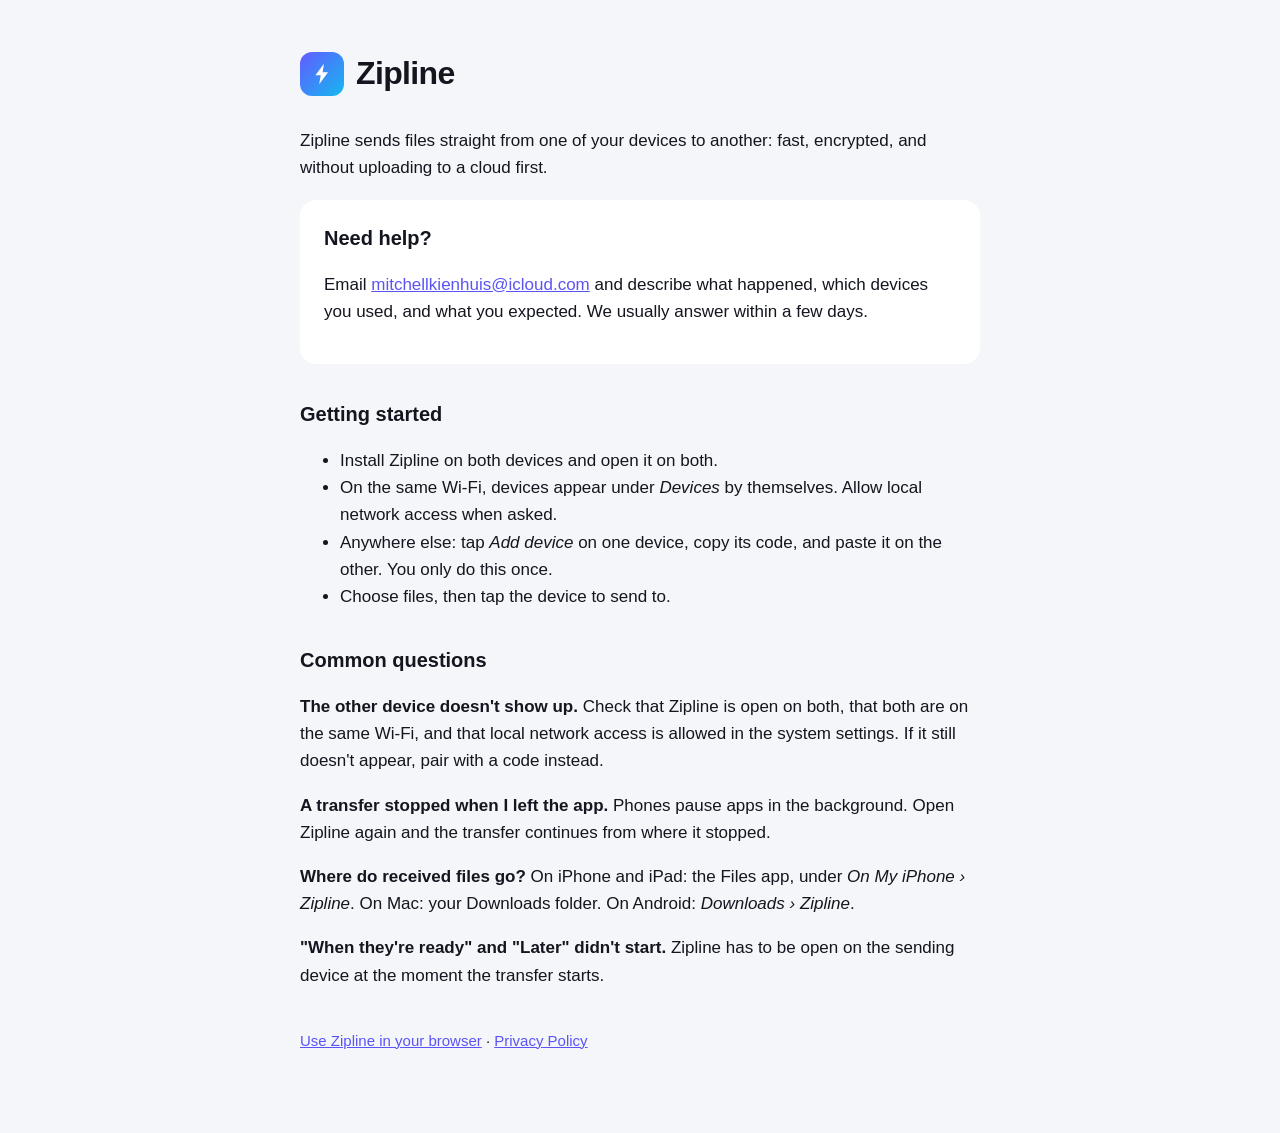
<file: index.html>
<!doctype html><html lang="en"><head><meta charset="utf-8"><meta name="viewport" content="width=device-width, initial-scale=1"><link rel="stylesheet" href="style.css"><title>Zipline: Support</title></head><body><main><header><div class="logo"><svg viewBox="0 0 24 24"><path d="M13.8 2.5 5.900 13.200h4.900l-1.400 8.300 8.200-11.200h-5z"/></svg></div><h1>Zipline</h1></header>
<p>Zipline sends files straight from one of your devices to another: fast, encrypted, and without uploading to a cloud first.</p>
<div class="card"><h2 style="margin-top:0">Need help?</h2><p>Email <a href="mailto:mitchellkienhuis@icloud.com">mitchellkienhuis@icloud.com</a> and describe what happened, which devices you used, and what you expected. We usually answer within a few days.</p></div>
<h2>Getting started</h2>
<ul><li>Install Zipline on both devices and open it on both.</li><li>On the same Wi‑Fi, devices appear under <em>Devices</em> by themselves. Allow local network access when asked.</li><li>Anywhere else: tap <em>Add device</em> on one device, copy its code, and paste it on the other. You only do this once.</li><li>Choose files, then tap the device to send to.</li></ul>
<h2>Common questions</h2>
<p><strong>The other device doesn't show up.</strong> Check that Zipline is open on both, that both are on the same Wi‑Fi, and that local network access is allowed in the system settings. If it still doesn't appear, pair with a code instead.</p>
<p><strong>A transfer stopped when I left the app.</strong> Phones pause apps in the background. Open Zipline again and the transfer continues from where it stopped.</p>
<p><strong>Where do received files go?</strong> On iPhone and iPad: the Files app, under <em>On My iPhone › Zipline</em>. On Mac: your Downloads folder. On Android: <em>Downloads › Zipline</em>.</p>
<p><strong>"When they're ready" and "Later" didn't start.</strong> Zipline has to be open on the sending device at the moment the transfer starts.</p>
<nav><a href="app/">Use Zipline in your browser</a> · <a href="privacy.html">Privacy Policy</a></nav>
</main></body></html>
</file>
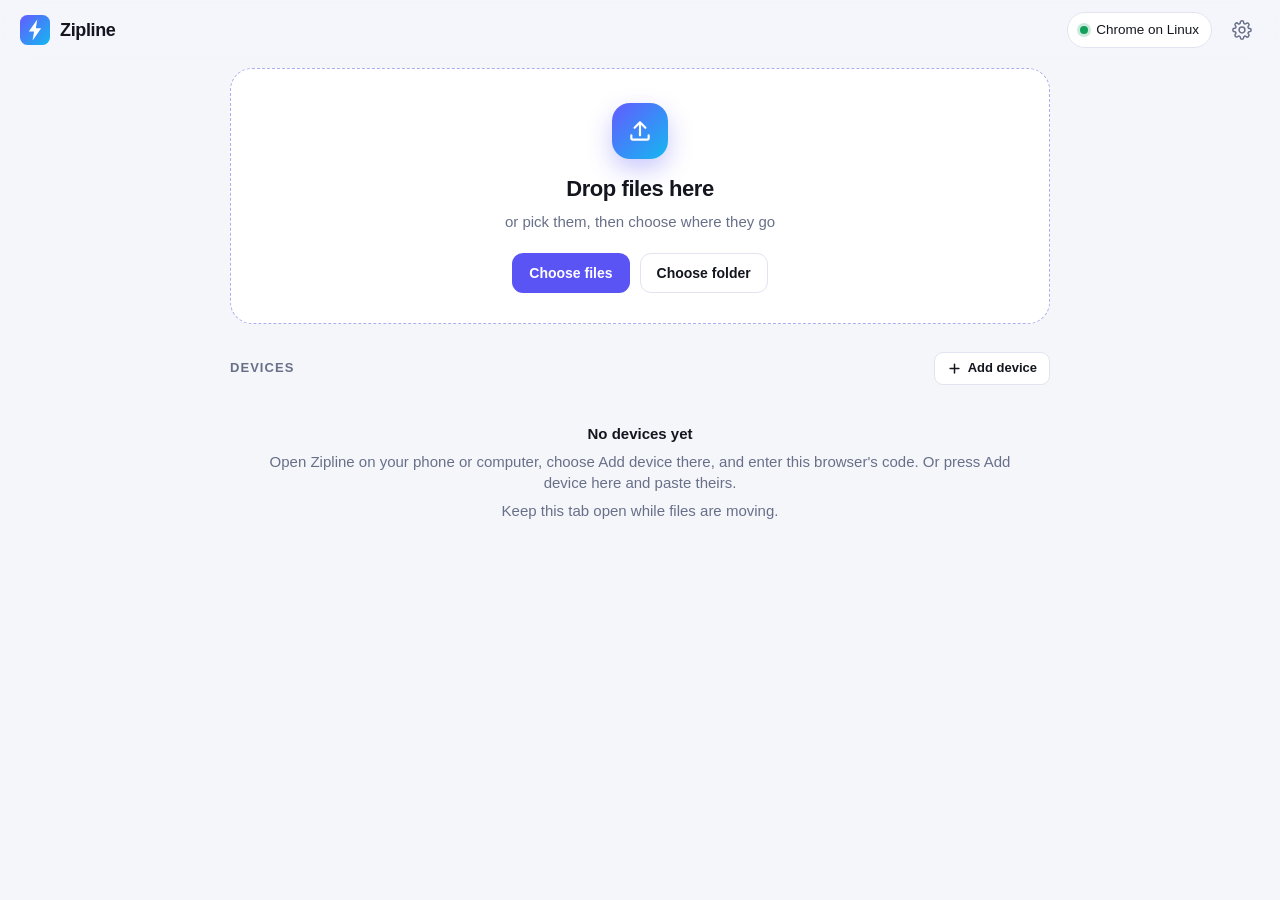
<file: app/index.html>
<!doctype html>
<html lang="en">
<head>
  <meta charset="utf-8">
  <meta name="viewport" content="width=device-width, initial-scale=1, viewport-fit=cover">
  <meta name="color-scheme" content="light dark">
  <title>Zipline</title>
  <link rel="stylesheet" href="styles.css">
</head>
<body>
  <header class="top">
    <div class="brand">
      <svg class="logo" viewBox="0 0 32 32" aria-hidden="true">
        <defs><linearGradient id="lg" x1="0" y1="0" x2="1" y2="1"><stop offset="0" stop-color="#635bff"/><stop offset="1" stop-color="#14b8f0"/></linearGradient></defs>
        <rect width="32" height="32" rx="8" fill="url(#lg)"/>
        <path d="M18.4 4.7 9.4 17.5H15l-1.6 9.8 9.2-13.2h-5.7z" fill="#fff"/>
      </svg>
      <span class="brand-name">Zipline</span>
    </div>
    <button class="me" id="me" title="This device — click for settings">
      <span class="dot"></span><span id="me-name">…</span>
    </button>
    <button class="icon-btn" id="open-settings" aria-label="Settings">
      <svg viewBox="0 0 24 24"><path d="M12 15.5a3.5 3.5 0 1 0 0-7 3.5 3.5 0 0 0 0 7Z"/><path d="M19.4 15a1.7 1.7 0 0 0 .3 1.8l.1.1a2 2 0 1 1-2.900 2.900l-.1-.1a1.7 1.7 0 0 0-2.800 1.200V21a2 2 0 1 1-4 0v-.1a1.7 1.7 0 0 0-2.900-1.200l-.1.1a2 2 0 1 1-2.800-2.900l.1-.1A1.700 1.700 0 0 0 3.100 14H3a2 2 0 1 1 0-4h.1a1.700 1.700 0 0 0 1.200-2.900l-.1-.1a2 2 0 1 1 2.900-2.800l.1.1a1.700 1.700 0 0 0 1.800.3h.1A1.700 1.700 0 0 0 10 3.100V3a2 2 0 1 1 4 0v.1a1.700 1.700 0 0 0 2.900 1.200l.1-.1a2 2 0 1 1 2.800 2.900l-.1.1a1.700 1.700 0 0 0-.3 1.800v.1a1.700 1.700 0 0 0 1.500 1H21a2 2 0 1 1 0 4h-.1a1.700 1.700 0 0 0-1.500 1Z"/></svg>
    </button>
  </header>

  <main>
    <section class="drop" id="drop">
      <div class="drop-empty" id="drop-empty">
        <div class="drop-art" aria-hidden="true">
          <svg viewBox="0 0 24 24"><path d="M12 16V4m0 0L7 9m5-5 5 5"/><path d="M4 16v2.500A1.500 1.500 0 0 0 5.500 20h13a1.500 1.500 0 0 0 1.500-1.500V16"/></svg>
        </div>
        <h1 id="drop-title">Drop files here</h1>
        <p id="drop-hint">or pick them, then choose where they go</p>
        <div class="row">
          <button class="btn primary" id="pick-files">Choose files</button>
          <button class="btn" id="pick-folder">Choose folder</button>
        </div>
      </div>
      <div class="drop-staged" id="drop-staged" hidden>
        <div class="staged-head">
          <strong id="staged-count"></strong>
          <span class="muted">Now choose a device below</span>
          <span class="spacer"></span>
          <button class="link" id="add-more">Add more</button>
          <button class="link" id="clear-staged">Clear</button>
        </div>
        <div class="chips" id="chips"></div>
        <div class="modes" id="modes" role="radiogroup" aria-label="When to send">
          <button class="mode on" data-mode="now" role="radio">Send now</button>
          <button class="mode" data-mode="ondemand" role="radio">When they're ready</button>
          <button class="mode" data-mode="later" role="radio">Later…</button>
          <input type="datetime-local" id="later-at" hidden aria-label="Send at">
        </div>
        <p class="muted mode-hint" id="mode-hint"></p>
      </div>
    </section>

    <section id="waiting-section" hidden>
      <div class="section-head"><h2>Ready for you</h2></div>
      <div class="transfers" id="waiting"></div>
    </section>

    <section>
      <div class="section-head">
        <h2>Devices</h2>
        <button class="btn small" id="open-pair">
          <svg viewBox="0 0 24 24"><path d="M12 5v14M5 12h14"/></svg> Add device
        </button>
      </div>
      <div class="devices" id="devices"></div>
      <div class="empty" id="devices-empty">
        <div class="radar" aria-hidden="true"><span></span><span></span><span></span></div>
        <p><strong>Looking for devices nearby…</strong></p>
        <p class="muted">Open Zipline on another device on the same Wi‑Fi and it appears here.<br>Somewhere else? Use <em>Add device</em> to connect with a code.</p>
      </div>
    </section>

    <section id="activity" hidden>
      <div class="section-head">
        <h2>Activity</h2>
        <span class="spacer"></span>
        <button class="btn small play" id="open-game" hidden>
          <svg viewBox="0 0 24 24"><path d="M7 5.500v13l11-6.500z"/></svg> Play while you wait
        </button>
        <button class="link" id="clear-finished">Clear finished</button>
      </div>
      <div class="transfers" id="queued"></div>
      <div class="transfers" id="transfers"></div>
    </section>
  </main>

  <dialog id="pair">
    <form method="dialog" class="dialog-head">
      <h3>Add a device</h3>
      <button class="icon-btn" aria-label="Close"><svg viewBox="0 0 24 24"><path d="M6 6l12 12M18 6 6 18"/></svg></button>
    </form>
    <p class="muted">Works anywhere, not just on the same Wi‑Fi. Scan or paste the other device's code here, or let them scan yours. You only do this once.</p>
    <label class="field">
      <span>Their code</span>
      <div class="row">
        <input id="their-code" placeholder="Paste code" autocomplete="off" autocapitalize="off" spellcheck="false">
        <button class="btn primary" id="connect">Connect</button>
      </div>
      <button class="btn" id="scan-code" type="button" hidden>
        <svg viewBox="0 0 24 24"><path d="M4 8V6a2 2 0 0 1 2-2h2M16 4h2a2 2 0 0 1 2 2v2M20 16v2a2 2 0 0 1-2 2h-2M8 20H6a2 2 0 0 1-2-2v-2M8 12h8"/></svg>
        Scan their QR code
      </button>
      <small class="error" id="pair-error"></small>
    </label>
    <div class="mycode">
      <div class="qr" id="qr"></div>
      <div class="mycode-text">
        <span class="muted">This device's code</span>
        <code id="my-code"></code>
        <button class="btn small" id="copy-code">Copy code</button>
      </div>
    </div>
  </dialog>

  <dialog id="settings">
    <form method="dialog" class="dialog-head">
      <h3>Settings</h3>
      <button class="icon-btn" aria-label="Close"><svg viewBox="0 0 24 24"><path d="M6 6l12 12M18 6 6 18"/></svg></button>
    </form>
    <label class="field">
      <span>Device name</span>
      <input id="name-input" maxlength="40" autocomplete="off">
      <small class="muted">What other devices see.</small>
    </label>
    <div class="field" id="folder-field">
      <span>Save received files to</span>
      <div class="row">
        <div class="path" id="download-dir"></div>
        <button class="btn" id="change-dir" type="button">Change</button>
      </div>
    </div>
    <label class="switch-row">
      <div>
        <span>Accept automatically</span>
        <small class="muted">Receive files without asking first. Only turn on if you trust the devices that can reach you.</small>
      </div>
      <input type="checkbox" id="auto-accept" class="switch">
    </label>
  </dialog>

  <dialog id="game">
    <form method="dialog" class="dialog-head">
      <h3>Zip Dash</h3>
      <button class="icon-btn" aria-label="Close"><svg viewBox="0 0 24 24"><path d="M6 6l12 12M18 6 6 18"/></svg></button>
    </form>
    <canvas id="game-canvas" width="840" height="420" aria-label="Zip Dash game. Tap or press space to hop over the knots."></canvas>
    <div class="game-foot">
      <span id="game-score">0 m</span>
      <span class="muted" id="game-best"></span>
      <span class="spacer"></span>
      <span class="muted" id="game-transfer"></span>
    </div>
  </dialog>

  <div class="toast" id="toast" role="status"></div>
  <script src="game.js"></script>
  <script src="app.js"></script>
</body>
</html>
</file>
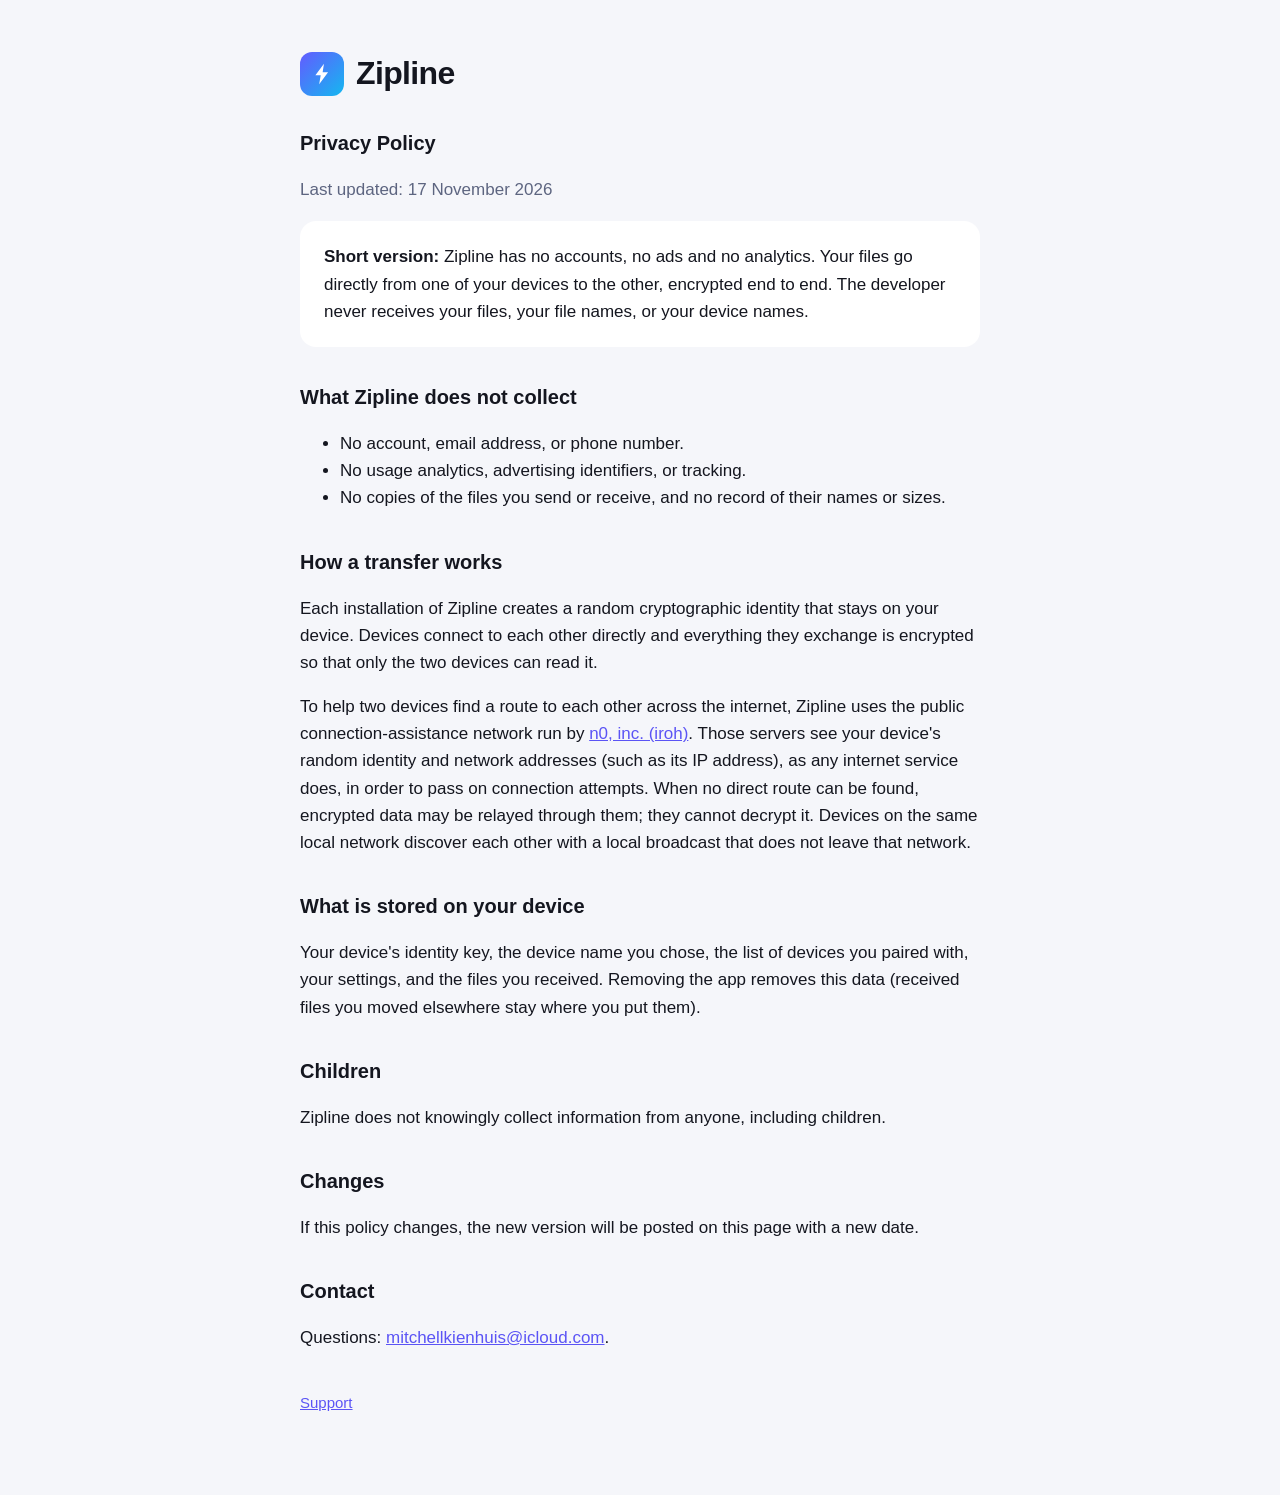
<file: privacy.html>
<!doctype html><html lang="en"><head><meta charset="utf-8"><meta name="viewport" content="width=device-width, initial-scale=1"><link rel="stylesheet" href="style.css"><title>Zipline: Privacy Policy</title></head><body><main><header><div class="logo"><svg viewBox="0 0 24 24"><path d="M13.8 2.5 5.900 13.200h4.900l-1.400 8.300 8.200-11.200h-5z"/></svg></div><h1>Zipline</h1></header>
<h2 style="margin-top:0">Privacy Policy</h2><p class="muted">Last updated: 17 November 2026</p>
<div class="card"><p style="margin:0"><strong>Short version:</strong> Zipline has no accounts, no ads and no analytics. Your files go directly from one of your devices to the other, encrypted end to end. The developer never receives your files, your file names, or your device names.</p></div>
<h2>What Zipline does not collect</h2>
<ul><li>No account, email address, or phone number.</li><li>No usage analytics, advertising identifiers, or tracking.</li><li>No copies of the files you send or receive, and no record of their names or sizes.</li></ul>
<h2>How a transfer works</h2>
<p>Each installation of Zipline creates a random cryptographic identity that stays on your device. Devices connect to each other directly and everything they exchange is encrypted so that only the two devices can read it.</p>
<p>To help two devices find a route to each other across the internet, Zipline uses the public connection-assistance network run by <a href="https://www.iroh.computer">n0, inc. (iroh)</a>. Those servers see your device's random identity and network addresses (such as its IP address), as any internet service does, in order to pass on connection attempts. When no direct route can be found, encrypted data may be relayed through them; they cannot decrypt it. Devices on the same local network discover each other with a local broadcast that does not leave that network.</p>
<h2>What is stored on your device</h2>
<p>Your device's identity key, the device name you chose, the list of devices you paired with, your settings, and the files you received. Removing the app removes this data (received files you moved elsewhere stay where you put them).</p>
<h2>Children</h2><p>Zipline does not knowingly collect information from anyone, including children.</p>
<h2>Changes</h2><p>If this policy changes, the new version will be posted on this page with a new date.</p>
<h2>Contact</h2><p>Questions: <a href="mailto:mitchellkienhuis@icloud.com">mitchellkienhuis@icloud.com</a>.</p>
<nav><a href="index.html">Support</a></nav>
</main></body></html>
</file>
<file: style.css>
:root { color-scheme: light dark; --text: #14161f; --muted: #5d6580; --bg: #f5f6fa; --card: #fff; --accent: #5b54f5; }
@media (prefers-color-scheme: dark) { :root { --text: #eef0f7; --muted: #9aa1b8; --bg: #0e0f15; --card: #181a23; --accent: #8f8aff; } }
* { box-sizing: border-box; }
body { margin: 0; font: 17px/1.6 -apple-system, "Segoe UI", Roboto, Helvetica, Arial, sans-serif; color: var(--text); background: var(--bg); }
main { max-width: 720px; margin: 0 auto; padding: 48px 20px 80px; }
header { display: flex; align-items: center; gap: 12px; margin-bottom: 28px; }
.logo { width: 44px; height: 44px; border-radius: 12px; background: linear-gradient(135deg, #635bff, #14b8f0); display: grid; place-items: center; }
.logo svg { width: 26px; height: 26px; fill: #fff; }
h1 { font-size: 32px; letter-spacing: -.02em; margin: 0; }
h2 { font-size: 20px; margin: 34px 0 8px; }
p, li { color: var(--text); } .muted { color: var(--muted); }
a { color: var(--accent); }
.card { background: var(--card); border-radius: 16px; padding: 22px 24px; margin: 18px 0; }
nav { margin-top: 40px; font-size: 15px; }
</file>
<file: app/styles.css>
:root {
  --bg: #f5f6fa;
  --surface: #ffffff;
  --surface-2: #eef0f6;
  --line: #e1e4ee;
  --text: #14161f;
  --muted: #687089;
  --accent: #5b54f5;
  --accent-2: #14b8f0;
  --accent-soft: rgba(91, 84, 245, 0.10);
  --ok: #12a05c;
  --bad: #d93f4c;
  --shadow: 0 1px 2px rgba(20, 22, 31, .05), 0 8px 24px rgba(20, 22, 31, .06);
  --radius: 16px;
  font-family: -apple-system, BlinkMacSystemFont, "Segoe UI", Roboto, "Helvetica Neue", Arial, sans-serif;
  font-size: 15px;
  line-height: 1.45;
  -webkit-font-smoothing: antialiased;
}
@media (prefers-color-scheme: dark) {
  :root {
    --bg: #0e0f15;
    --surface: #181a23;
    --surface-2: #22252f;
    --line: #2b2e3b;
    --text: #eef0f7;
    --muted: #949bb3;
    --accent: #8580ff;
    --accent-2: #3cc8f5;
    --accent-soft: rgba(133, 128, 255, 0.14);
    --ok: #3fcf8a;
    --bad: #ff6b76;
    --shadow: 0 1px 2px rgba(0, 0, 0, .3), 0 8px 24px rgba(0, 0, 0, .25);
  }
}

* { box-sizing: border-box; }
[hidden] { display: none !important; }
html, body { height: 100%; }
body {
  margin: 0;
  background: var(--bg);
  color: var(--text);
  user-select: none;
  -webkit-user-select: none;
  cursor: default;
  overflow-y: auto;
}
h1, h2, h3, p { margin: 0; }
h1 { font-size: 22px; letter-spacing: -.02em; }
h2 { font-size: 13px; text-transform: uppercase; letter-spacing: .08em; color: var(--muted); font-weight: 600; }
h3 { font-size: 18px; letter-spacing: -.01em; }
.muted { color: var(--muted); }
small { font-size: 12.5px; }
.spacer { flex: 1; }
.row { display: flex; gap: 10px; align-items: center; }
svg { width: 20px; height: 20px; fill: none; stroke: currentColor; stroke-width: 1.8; stroke-linecap: round; stroke-linejoin: round; flex: none; }

/* ---------- header ---------- */
.top {
  position: sticky; top: 0; z-index: 5;
  display: flex; align-items: center; gap: 12px;
  padding: calc(12px + env(safe-area-inset-top)) max(20px, env(safe-area-inset-right)) 12px max(20px, env(safe-area-inset-left));
  background: color-mix(in srgb, var(--bg) 82%, transparent);
  backdrop-filter: saturate(1.4) blur(14px);
  -webkit-backdrop-filter: saturate(1.4) blur(14px);
}
.brand { display: flex; align-items: center; gap: 10px; margin-right: auto; }
.logo { width: 30px; height: 30px; stroke: none; }
.brand-name { font-weight: 700; font-size: 18px; letter-spacing: -.02em; }
.me {
  display: flex; align-items: center; gap: 8px; max-width: 50vw;
  border: 1px solid var(--line); background: var(--surface); color: var(--text);
  padding: 7px 12px; border-radius: 999px; font: inherit; font-size: 13.5px; font-weight: 500;
}
.me span:last-child { overflow: hidden; text-overflow: ellipsis; white-space: nowrap; }
.dot { width: 8px; height: 8px; border-radius: 50%; background: var(--ok); box-shadow: 0 0 0 3px color-mix(in srgb, var(--ok) 22%, transparent); flex: none; }

/* ---------- layout ---------- */
main {
  max-width: 860px; margin: 0 auto;
  padding: 8px max(20px, env(safe-area-inset-right)) calc(40px + env(safe-area-inset-bottom)) max(20px, env(safe-area-inset-left));
  display: flex; flex-direction: column; gap: 28px;
}
.section-head { display: flex; align-items: center; justify-content: space-between; gap: 10px; margin-bottom: 12px; min-height: 32px; }

/* ---------- buttons ---------- */
button { font: inherit; color: inherit; cursor: pointer; }
.btn {
  display: inline-flex; align-items: center; justify-content: center; gap: 6px;
  border: 1px solid var(--line); background: var(--surface); color: var(--text);
  padding: 9px 16px; border-radius: 11px; font-weight: 600; font-size: 14px; white-space: nowrap;
  transition: transform .08s ease, background .15s ease, border-color .15s ease;
}
.btn:hover { border-color: color-mix(in srgb, var(--accent) 45%, var(--line)); }
.btn:active { transform: scale(.97); }
.btn.primary { background: var(--accent); border-color: transparent; color: #fff; }
.btn.primary:hover { background: color-mix(in srgb, var(--accent) 88%, #000); }
.btn.small { padding: 6px 12px; font-size: 13px; border-radius: 9px; }
.btn.small svg { width: 15px; height: 15px; stroke-width: 2.4; }
.btn.danger { color: var(--bad); }
.btn:disabled { opacity: .55; pointer-events: none; }
.link { border: 0; background: none; color: var(--accent); font-weight: 600; font-size: 13px; padding: 6px 4px; }
.link:hover { text-decoration: underline; }
.icon-btn {
  width: 36px; height: 36px; display: grid; place-items: center;
  border: 0; background: none; color: var(--muted); border-radius: 10px;
}
.icon-btn:hover { background: var(--surface-2); color: var(--text); }
:focus-visible { outline: 2px solid var(--accent); outline-offset: 2px; }

/* ---------- drop zone ---------- */
.drop {
  border: 1.5px dashed color-mix(in srgb, var(--accent) 38%, var(--line));
  background: var(--surface);
  border-radius: 22px;
  transition: border-color .15s ease, background .15s ease, transform .15s ease;
}
.drop.over { border-color: var(--accent); background: var(--accent-soft); transform: scale(1.01); }
.drop-empty { display: flex; flex-direction: column; align-items: center; text-align: center; gap: 6px; padding: 34px 20px 30px; }
.drop-empty p { color: var(--muted); margin-bottom: 14px; }
.drop-art {
  width: 56px; height: 56px; border-radius: 18px; display: grid; place-items: center; margin-bottom: 8px;
  color: #fff; background: linear-gradient(135deg, #635bff, #14b8f0);
  box-shadow: 0 10px 24px rgba(91, 84, 245, .32);
}
.drop-art svg { width: 26px; height: 26px; stroke-width: 2; }
.drop-staged { padding: 16px 18px 18px; }
.staged-head { display: flex; align-items: center; gap: 10px; flex-wrap: wrap; margin-bottom: 12px; }
.chips { display: flex; flex-wrap: wrap; gap: 8px; max-height: 132px; overflow-y: auto; }
.chip {
  display: inline-flex; align-items: center; gap: 6px; max-width: 100%;
  background: var(--surface-2); border-radius: 9px; padding: 6px 6px 6px 10px; font-size: 13px;
}
.chip span { overflow: hidden; text-overflow: ellipsis; white-space: nowrap; max-width: 220px; }
.chip button { border: 0; background: none; color: var(--muted); width: 20px; height: 20px; border-radius: 6px; display: grid; place-items: center; padding: 0; }
.chip button:hover { background: var(--line); color: var(--text); }
.chip svg { width: 13px; height: 13px; stroke-width: 2.4; }

/* ---------- devices ---------- */
.devices { display: grid; grid-template-columns: repeat(auto-fill, minmax(190px, 1fr)); gap: 12px; }
.device {
  position: relative; display: flex; align-items: center; gap: 12px; text-align: left;
  background: var(--surface); border: 1px solid var(--line); border-radius: var(--radius);
  padding: 14px; box-shadow: var(--shadow);
  transition: transform .12s ease, border-color .15s ease, box-shadow .15s ease;
}
.device:hover, .device.over { border-color: var(--accent); transform: translateY(-2px); }
.device.over { background: var(--accent-soft); }
.device:active { transform: scale(.98); }
.device .avatar {
  width: 44px; height: 44px; border-radius: 13px; display: grid; place-items: center; flex: none;
  background: var(--accent-soft); color: var(--accent);
}
.device .avatar svg { width: 23px; height: 23px; }
.device .meta { min-width: 0; flex: 1; }
.device .name { font-weight: 600; overflow: hidden; text-overflow: ellipsis; white-space: nowrap; }
.device .where { font-size: 12.5px; color: var(--muted); display: flex; align-items: center; gap: 6px; }
.device .where i { width: 7px; height: 7px; border-radius: 50%; background: var(--muted); opacity: .5; }
.device.nearby .where i { background: var(--ok); opacity: 1; }
.device .forget {
  position: absolute; top: 6px; right: 6px; width: 24px; height: 24px; opacity: 0;
  border: 0; border-radius: 7px; background: var(--surface-2); color: var(--muted); display: grid; place-items: center; padding: 0;
}
.device .forget svg { width: 13px; height: 13px; stroke-width: 2.4; }
.device:hover .forget, .device .forget:focus-visible { opacity: 1; }
.device .forget:hover { color: var(--bad); }
body.armed .device { border-color: color-mix(in srgb, var(--accent) 55%, var(--line)); }
body.armed .device .where::after { content: "· tap to send"; color: var(--accent); font-weight: 600; }

.empty { text-align: center; padding: 26px 16px 10px; display: flex; flex-direction: column; gap: 6px; align-items: center; }
.radar { position: relative; width: 54px; height: 54px; margin-bottom: 10px; }
.radar span { position: absolute; inset: 0; border-radius: 50%; border: 2px solid var(--accent); opacity: 0; animation: ping 2.4s ease-out infinite; }
.radar span:nth-child(2) { animation-delay: .8s; }
.radar span:nth-child(3) { animation-delay: 1.6s; }
@keyframes ping { 0% { transform: scale(.25); opacity: .9; } 100% { transform: scale(1); opacity: 0; } }

/* ---------- transfers ---------- */
.transfers { display: flex; flex-direction: column; gap: 10px; }
.transfer {
  background: var(--surface); border: 1px solid var(--line); border-radius: var(--radius);
  padding: 14px 16px; box-shadow: var(--shadow);
  display: grid; grid-template-columns: auto 1fr auto; column-gap: 12px; row-gap: 10px; align-items: center;
}
.transfer.ask { border-color: var(--accent); box-shadow: 0 0 0 3px var(--accent-soft), var(--shadow); }
.transfer .badge { width: 38px; height: 38px; border-radius: 12px; display: grid; place-items: center; background: var(--surface-2); color: var(--muted); }
.transfer[data-state="transferring"] .badge, .transfer.ask .badge { background: var(--accent-soft); color: var(--accent); }
.transfer[data-state="done"] .badge { background: color-mix(in srgb, var(--ok) 15%, transparent); color: var(--ok); }
.transfer[data-state="failed"] .badge { background: color-mix(in srgb, var(--bad) 14%, transparent); color: var(--bad); }
.transfer .text { min-width: 0; }
.transfer .title { font-weight: 600; overflow: hidden; text-overflow: ellipsis; white-space: nowrap; }
.transfer .status { font-size: 13px; color: var(--muted); overflow: hidden; text-overflow: ellipsis; white-space: nowrap; font-variant-numeric: tabular-nums; }
.transfer[data-state="failed"] .status { color: var(--bad); white-space: normal; }
.transfer[data-state="done"] .status { white-space: normal; }
.transfer .actions { display: flex; gap: 8px; align-items: center; }
/* The "zipline": this device on one side, the other device on the other,
   packets riding the cable between them while it fills up. */
.wire { grid-column: 1 / -1; display: flex; align-items: center; gap: 8px; --pace: 1.2s; }
.wire .node {
  width: 26px; height: 26px; border-radius: 8px; display: grid; place-items: center; flex: none;
  background: var(--surface-2); color: var(--muted); transition: background .3s ease, color .3s ease, transform .3s ease;
}
.wire .node svg { width: 15px; height: 15px; }
.wire .cable { position: relative; flex: 1; height: 6px; border-radius: 99px; background: var(--surface-2); }
.wire .fill {
  position: absolute; inset: 0 auto 0 0; width: 0; border-radius: 99px;
  background: linear-gradient(90deg, var(--accent), var(--accent-2)); transition: width .25s linear;
}
.wire.rx .fill { inset: 0 0 0 auto; background: linear-gradient(270deg, var(--accent), var(--accent-2)); }
.wire b {
  position: absolute; top: 50%; left: 0; width: 10px; height: 10px; margin: -5px 0 0 -5px; border-radius: 50%;
  background: #fff; box-shadow: 0 0 0 2px var(--accent-2), 0 0 12px 2px var(--accent-2);
  opacity: 0; animation: ride var(--pace) cubic-bezier(.45, .05, .55, .95) infinite;
}
.wire b:nth-of-type(2) { animation-delay: calc(var(--pace) / 3); }
.wire b:nth-of-type(3) { animation-delay: calc(var(--pace) / 1.5); }
.wire.rx b { animation-direction: reverse; }
@keyframes ride {
  0% { left: 0; opacity: 0; transform: scale(.4); }
  12% { opacity: 1; transform: scale(1); }
  88% { opacity: 1; transform: scale(1); }
  100% { left: 100%; opacity: 0; transform: scale(.4); }
}
/* Not moving data yet: the cable just breathes. */
.wire.idle b { display: none; }
.wire.idle .cable { animation: breathe 1.6s ease-in-out infinite; }
@keyframes breathe { 50% { background: color-mix(in srgb, var(--accent) 28%, var(--surface-2)); } }
.wire.live .node { background: var(--accent-soft); color: var(--accent); }
.wire.live.tx .node:last-child, .wire.live.rx .node:first-child { animation: catch var(--pace) ease-in-out infinite; }
@keyframes catch { 0%, 80%, 100% { transform: scale(1); } 90% { transform: scale(1.14); } }

/* Arrival: the badge pops and a ring ripples out once. */
.transfer.landed .badge { animation: pop .5s cubic-bezier(.2, 1.6, .4, 1); position: relative; }
.transfer.landed .badge::after {
  content: ""; position: absolute; inset: 0; border-radius: inherit; border: 2px solid var(--ok);
  animation: ripple .8s ease-out forwards;
}
@keyframes pop { 0% { transform: scale(.5); } 100% { transform: scale(1); } }
@keyframes ripple { to { transform: scale(2.1); opacity: 0; } }
.transfer.landed { animation: glow 1s ease-out; }
@keyframes glow { 0% { box-shadow: 0 0 0 4px color-mix(in srgb, var(--ok) 35%, transparent), var(--shadow); } 100% { box-shadow: var(--shadow); } }
.route { font-size: 11px; font-weight: 700; letter-spacing: .04em; text-transform: uppercase; padding: 2px 7px; border-radius: 6px; background: var(--surface-2); color: var(--muted); margin-left: 6px; }
.route.direct { background: color-mix(in srgb, var(--ok) 15%, transparent); color: var(--ok); }

/* ---------- send options ---------- */
.modes { display: flex; flex-wrap: wrap; gap: 6px; margin-top: 14px; align-items: center; }
.mode {
  border: 1px solid var(--line); background: var(--surface); color: var(--muted);
  padding: 7px 12px; border-radius: 99px; font-size: 13px; font-weight: 600;
}
.mode.on { background: var(--accent); border-color: transparent; color: #fff; }
.modes input { flex: 0 1 220px; padding: 6px 10px; font-size: 13px; border-radius: 99px; }
.mode-hint { font-size: 12.5px; margin-top: 8px; min-height: 1.2em; }
#queued:not(:empty) { margin-bottom: 10px; }
.transfer.shelf .badge { background: var(--accent-soft); color: var(--accent); }
.play svg { fill: currentColor; stroke: none; }

/* ---------- game ---------- */
#game { width: min(880px, calc(100vw - 24px)); }
#game-canvas { width: 100%; height: auto; border-radius: 14px; background: var(--bg); touch-action: manipulation; cursor: pointer; }
.game-foot { display: flex; gap: 12px; align-items: baseline; font-variant-numeric: tabular-nums; }
#game-score { font-weight: 700; font-size: 18px; }

/* ---------- dialogs ---------- */
dialog {
  border: 1px solid var(--line); border-radius: 22px; padding: 22px; width: min(460px, calc(100vw - 32px));
  background: var(--surface); color: var(--text); box-shadow: 0 30px 80px rgba(0, 0, 0, .28);
}
dialog[open] { display: flex; flex-direction: column; gap: 16px; animation: pop .16s ease-out; }
dialog::backdrop { background: rgba(10, 12, 20, .45); backdrop-filter: blur(3px); -webkit-backdrop-filter: blur(3px); }
@keyframes pop { from { transform: translateY(8px) scale(.98); opacity: 0; } }
.dialog-head { display: flex; align-items: center; justify-content: space-between; margin: -6px -8px -6px 0; }
.field { display: flex; flex-direction: column; gap: 6px; }
.field > span, .switch-row span { font-weight: 600; font-size: 13.5px; }
input:not([type="checkbox"]) {
  flex: 1; min-width: 0; width: 100%; font: inherit; color: var(--text);
  background: var(--bg); border: 1px solid var(--line); border-radius: 11px; padding: 10px 12px;
  user-select: text; -webkit-user-select: text;
}
input:focus { outline: 2px solid var(--accent); outline-offset: -1px; }
.error { color: var(--bad); min-height: 1em; }
.path { flex: 1; min-width: 0; background: var(--bg); border: 1px solid var(--line); border-radius: 11px; padding: 10px 12px; font-size: 13px; overflow: hidden; text-overflow: ellipsis; white-space: nowrap; direction: rtl; text-align: left; }
.mycode { display: flex; gap: 16px; align-items: center; background: var(--bg); border-radius: 16px; padding: 14px; }
.qr { width: 132px; height: 132px; flex: none; background: #fff; border-radius: 10px; overflow: hidden; display: grid; place-items: center; }
.qr svg { width: 100%; height: 100%; stroke: none; }
.mycode-text { min-width: 0; display: flex; flex-direction: column; gap: 8px; align-items: flex-start; }
.mycode-text .muted { font-size: 12.5px; }
code { font-family: ui-monospace, SFMono-Regular, Menlo, Consolas, monospace; font-size: 11.5px; word-break: break-all; user-select: text; -webkit-user-select: text; line-height: 1.5; }
.switch-row { display: flex; gap: 14px; align-items: center; justify-content: space-between; }
.switch-row div { display: flex; flex-direction: column; gap: 2px; }
.switch { appearance: none; -webkit-appearance: none; width: 44px; height: 26px; border-radius: 99px; background: var(--line); position: relative; flex: none; transition: background .15s ease; cursor: pointer; margin: 0; }
.switch::after { content: ""; position: absolute; top: 3px; left: 3px; width: 20px; height: 20px; border-radius: 50%; background: #fff; box-shadow: 0 1px 3px rgba(0, 0, 0, .3); transition: transform .15s ease; }
.switch:checked { background: var(--accent); }
.switch:checked::after { transform: translateX(18px); }

/* ---------- toast ---------- */
.toast {
  position: fixed; left: 50%; bottom: calc(22px + env(safe-area-inset-bottom)); transform: translate(-50%, 20px);
  background: var(--text); color: var(--bg); padding: 10px 16px; border-radius: 12px; font-size: 13.5px; font-weight: 500;
  opacity: 0; pointer-events: none; transition: opacity .2s ease, transform .2s ease; max-width: calc(100vw - 32px); z-index: 20;
}
.toast.show { opacity: 1; transform: translate(-50%, 0); }

@media (max-width: 520px) {
  .devices { grid-template-columns: 1fr 1fr; }
  .device { flex-direction: column; align-items: flex-start; gap: 10px; }
  .transfer { grid-template-columns: auto 1fr; }
  .transfer .actions { grid-column: 1 / -1; justify-content: flex-end; }
  .transfer .actions:empty { display: none; }
  .transfer .status { white-space: normal; }
  .section-head { flex-wrap: wrap; gap: 6px; }
  .mycode { flex-direction: column; align-items: stretch; }
  .qr { align-self: center; }
  .brand-name { display: none; }
}
@media (prefers-reduced-motion: reduce) {
  * { animation: none !important; transition: none !important; }
}
</file>
